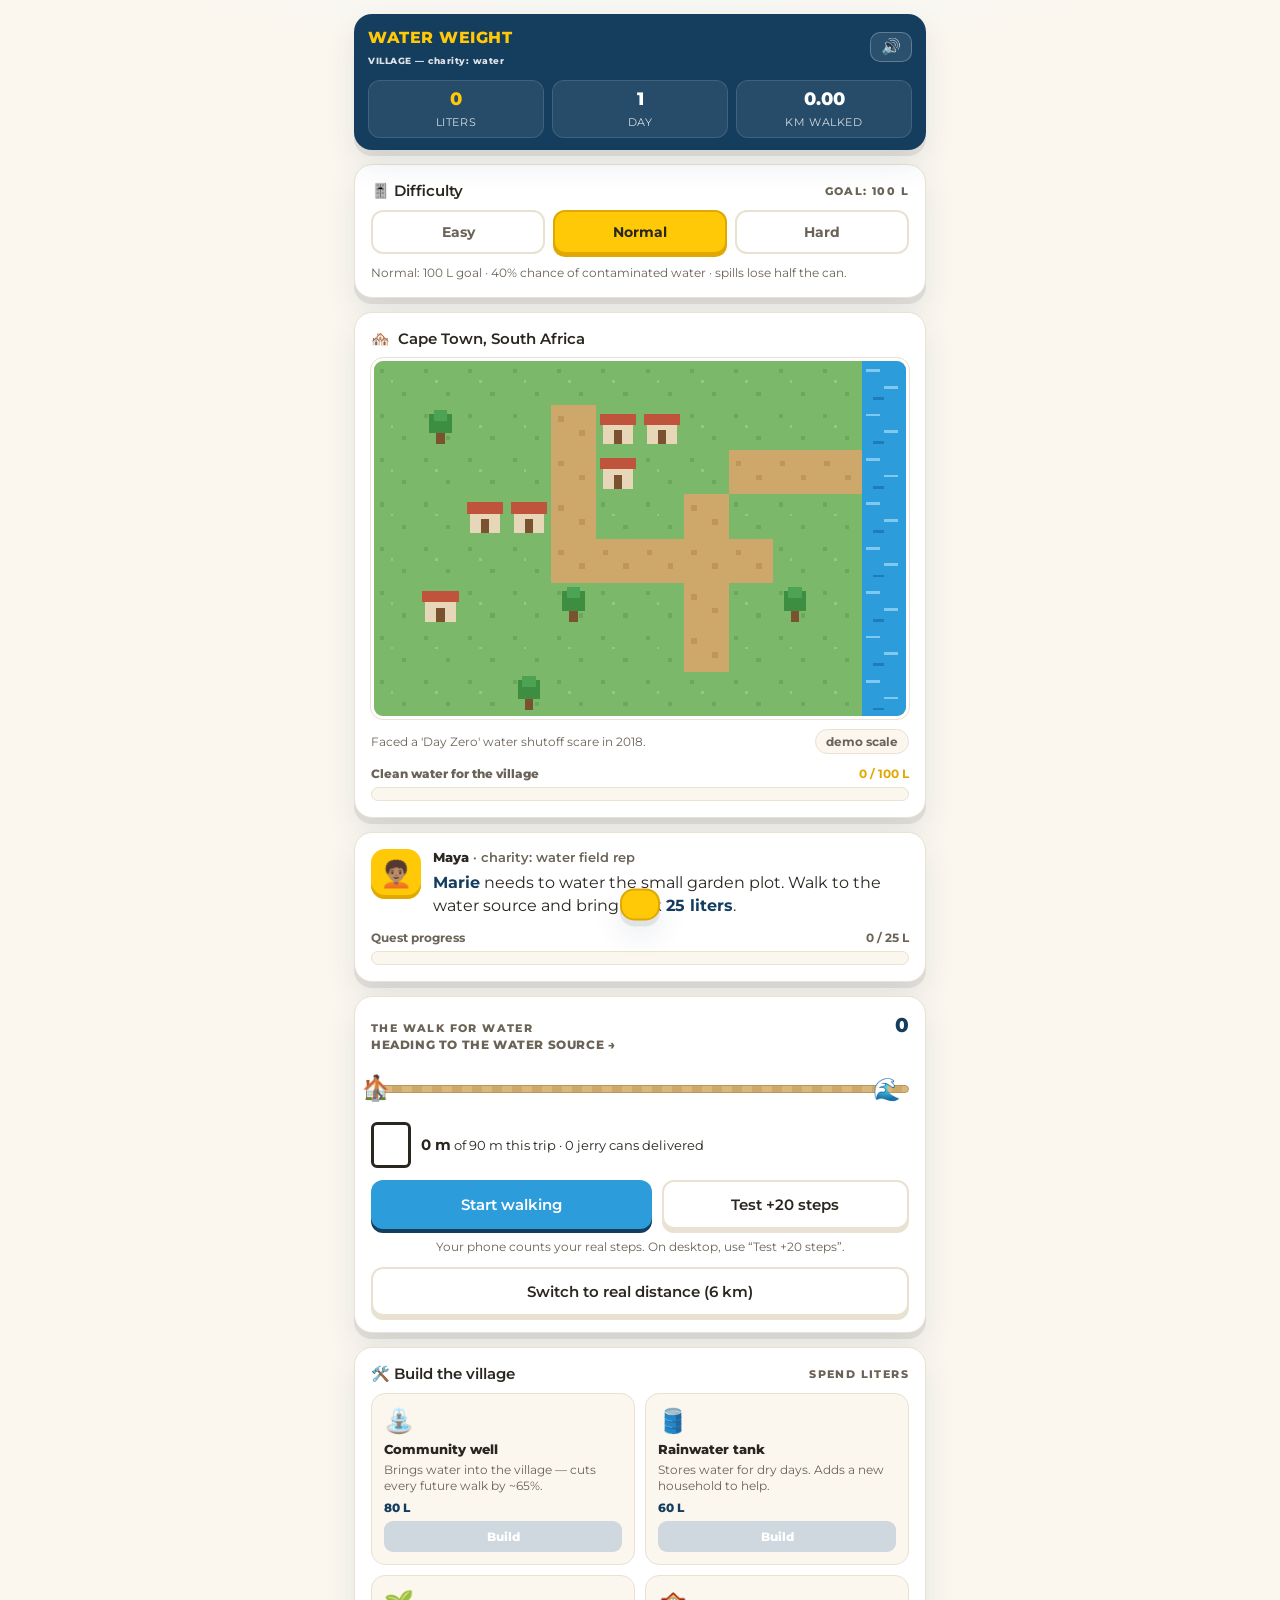
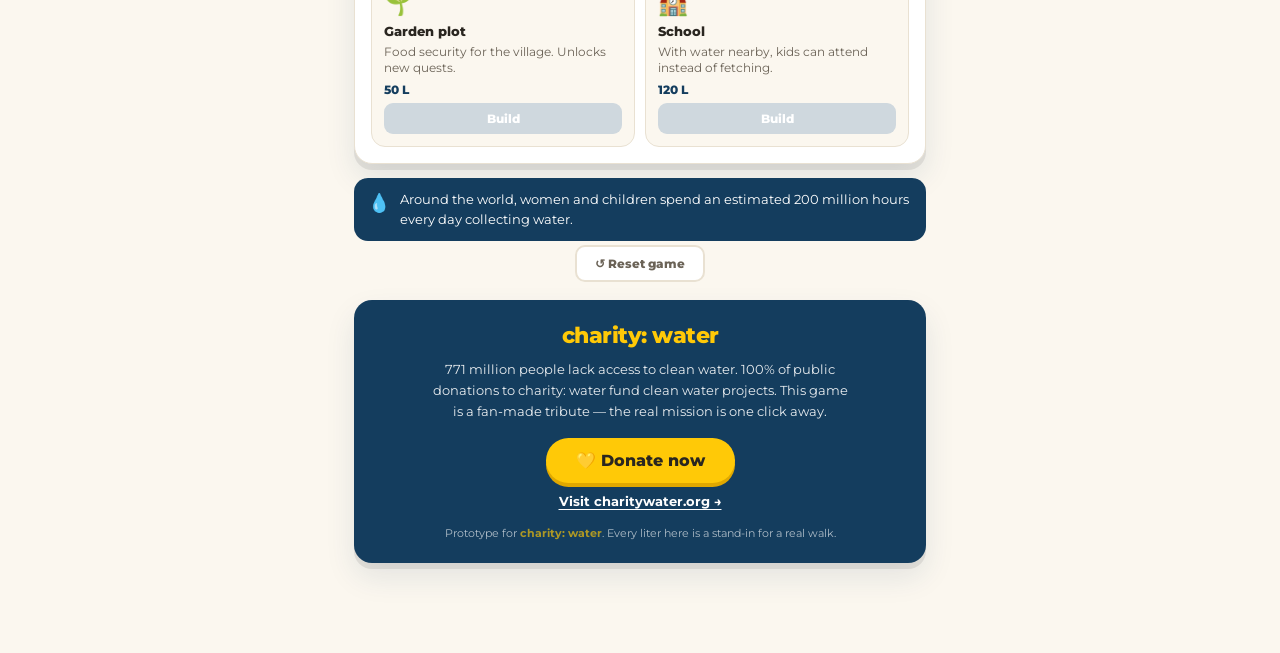
<file: index.html>
<!doctype html>
<html lang="en">
<head>
<meta charset="utf-8" />
<meta name="viewport" content="width=device-width, initial-scale=1, viewport-fit=cover" />
<title>Water Weight: Village</title>
<link rel="preconnect" href="https://fonts.googleapis.com">
<link rel="preconnect" href="https://fonts.gstatic.com" crossorigin>
<link href="https://fonts.googleapis.com/css2?family=Montserrat:wght@400;600;700;800&display=swap" rel="stylesheet">
<link rel="stylesheet" href="style.css">
<script src="script.js" defer></script>
</head>
<body>
<div class="wrap">

  <!-- HUD -->
  <div class="hud">
    <div class="hud-top">
      <div class="logo">WATER WEIGHT<small>VILLAGE — charity: water</small></div>
      <button class="mute" id="muteBtn" aria-pressed="false" title="Toggle sound">🔊</button>
    </div>
    <div class="hud-stats">
      <div class="stat liters"><div class="k" id="hudLiters">0</div><div class="l">Liters</div></div>
      <div class="stat"><div class="k" id="hudDay">1</div><div class="l">Day</div></div>
      <div class="stat"><div class="k" id="hudKm">0.0</div><div class="l">Km walked</div></div>
    </div>
  </div>

  <!-- DIFFICULTY -->
  <div class="card">
    <h2>🎚️ Difficulty <span class="eyebrow" style="margin-left:auto" id="diffNote">goal: 100 L</span></h2>
    <div class="diff-row">
      <button class="diff-btn" data-diff="easy">Easy</button>
      <button class="diff-btn active" data-diff="normal">Normal</button>
      <button class="diff-btn" data-diff="hard">Hard</button>
    </div>
    <div class="diff-desc" id="diffDesc">Normal: 100 L goal · 40% chance of contaminated water · spills lose half the can.</div>
  </div>

  <!-- MAP -->
  <div class="card">
    <h2>🏘️ <span id="cityName">—</span></h2>
    <div class="map-wrap">
      <canvas id="map" width="384" height="256" aria-label="Top-down view of the village"></canvas>
      <div id="dropLayer" aria-live="polite"></div>
    </div>
    <div class="map-cap">
      <span id="cityNote">Loading a community in a real water crisis…</span>
      <span class="pill" id="walkPill">6 km round trip</span>
    </div>
    <div class="goal">
      <div class="lbl"><span>Clean water for the village</span><b id="goalNums">0 / 100 L</b></div>
      <div class="bar"><i id="goalBar"></i></div>
    </div>
  </div>

  <!-- QUEST / NPC -->
  <div class="card">
    <div class="npc">
      <div class="avatar">🧑🏽‍🦱</div>
      <div class="speech">
        <div class="who">Maya <span>· charity: water field rep</span></div>
        <p class="quest-text" id="questText">…</p>
      </div>
    </div>
    <div class="progress">
      <div class="lbl"><span>Quest progress</span><span id="questNums">0 / 0 L</span></div>
      <div class="bar"><i id="questBar"></i></div>
    </div>
  </div>

  <!-- JOURNEY / PEDOMETER -->
  <div class="card">
    <div class="journey-head">
      <span class="eyebrow">The walk for water</span>
      <span class="big" id="stepCount">0</span>
    </div>
    <div class="leg" id="legLabel">Heading to the water source →</div>

    <div class="route">
      <div class="track"></div>
      <div class="home" title="Home">🏠</div>
      <div class="walker" id="walker" style="left:4px">🚶🏽</div>
      <div class="well" title="Water source">🌊</div>
    </div>

    <div class="jerry">
      <div class="can"><i id="canFill"></i></div>
      <div class="meta">
        <b id="tripMeters">0 m</b> of <span id="tripTarget">—</span> this trip ·
        <span id="tripsDone">0</span> jerry cans delivered
      </div>
    </div>

    <div class="hazard" id="hazard">
      <span style="font-size:20px">⚠️</span>
      <span class="h-txt" id="hazardText"></span>
      <button class="h-btn" id="hazardBtn">Treat water</button>
    </div>

    <div class="btn-row">
      <button class="btn" id="startBtn">Start walking</button>
      <button class="btn ghost" id="testBtn" style="flex:0 0 46%">Test +20 steps</button>
    </div>
    <div class="sensor-note" id="sensorNote">Your phone counts your real steps. On desktop, use “Test +20 steps”.</div>

    <div class="btn-row">
      <button class="btn ghost" id="scaleBtn">Switch to real distance (6 km)</button>
    </div>
  </div>

  <!-- BUILD -->
  <div class="card">
    <h2>🛠️ Build the village <span class="eyebrow" style="margin-left:auto">spend liters</span></h2>
    <div class="builds" id="builds"></div>
  </div>

  <!-- FACT -->
  <div class="fact" id="factBox">
    <span class="dot">💧</span>
    <span id="factText">Around the world, women and children spend an estimated 200 million hours every day collecting water.</span>
  </div>

  <div class="reset-row">
    <button class="reset-btn" id="resetBtn">↺ Reset game</button>
  </div>

  <!-- CHARITY: WATER FOOTER -->
  <footer class="cw-footer">
    <div class="cw-brand">charity: water</div>
    <p class="cw-copy">
      771 million people lack access to clean water. 100% of public donations to
      charity: water fund clean water projects. This game is a fan-made tribute —
      the real mission is one click away.
    </p>
    <div class="cw-links">
      <a class="cw-donate" href="https://www.charitywater.org/donate" target="_blank" rel="noopener">💛 Donate now</a>
      <a class="cw-site" href="https://www.charitywater.org" target="_blank" rel="noopener">Visit charitywater.org →</a>
    </div>
    <div class="cw-fine">Prototype for <b>charity: water</b>. Every liter here is a stand-in for a real walk.</div>
  </footer>
</div>

<div class="toast" id="toast"></div>

<canvas id="confetti"></canvas>
<div class="winwrap" id="winwrap">
  <div class="wincard">
    <div class="crown">🏆</div>
    <h3>The village has clean water!</h3>
    <p id="winSub">You delivered enough water to restore the community.</p>
    <div class="big-num" id="winNum">0 L carried home</div>
    <button class="btn yellow" id="playAgain">Play again</button>
  </div>
</div>
</body>
</html>
</file>
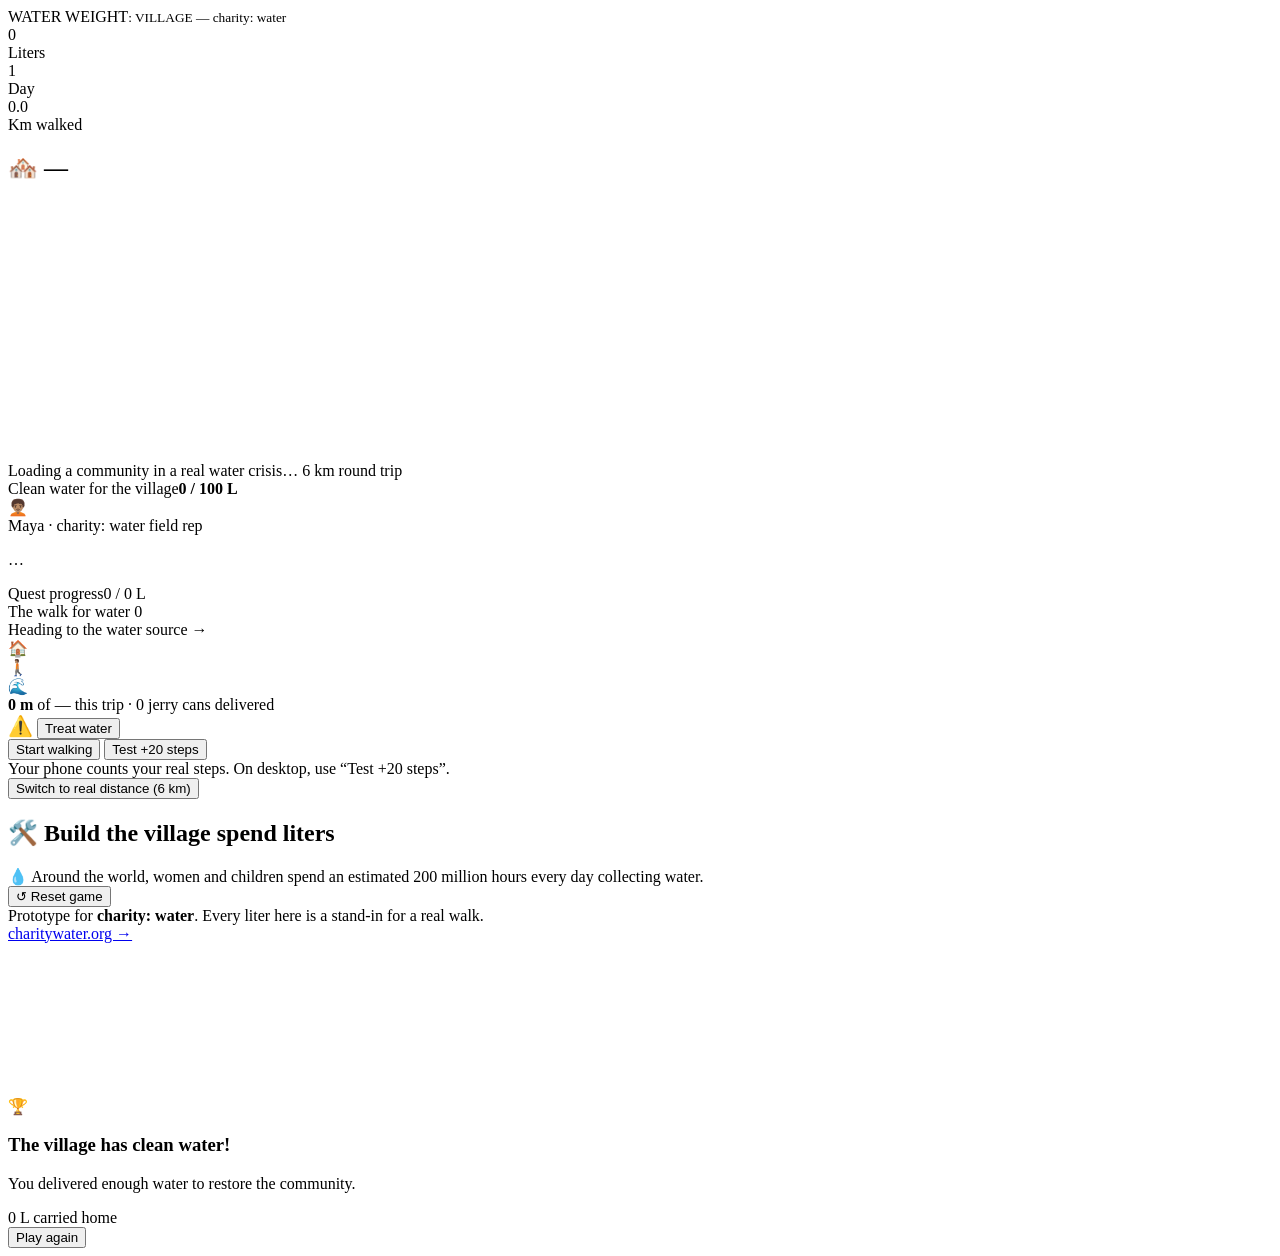
<file: game.html>
<!doctype html>
<html lang="en">
<head>
<meta charset="utf-8" />
<meta name="viewport" content="width=device-width, initial-scale=1, viewport-fit=cover" />
<title>Water Weight: Village</title>
<link rel="preconnect" href="https://fonts.googleapis.com">
<link rel="preconnect" href="https://fonts.gstatic.com" crossorigin>
<link href="https://fonts.googleapis.com/css2?family=Press+Start+2P&family=Fredoka:wght@500;600;700&family=Nunito:wght@400;600;700;800&display=swap" rel="stylesheet">
</head>
<body>
<div class="wrap">

  <!-- HUD -->
  <div class="hud">
    <div class="hud-top">
      <div class="logo">WATER WEIGHT<small>: VILLAGE — charity: water</small></div>
    </div>
    <div class="hud-stats">
      <div class="stat liters"><div class="k" id="hudLiters">0</div><div class="l">Liters</div></div>
      <div class="stat"><div class="k" id="hudDay">1</div><div class="l">Day</div></div>
      <div class="stat"><div class="k" id="hudKm">0.0</div><div class="l">Km walked</div></div>
    </div>
  </div>

  <!-- MAP -->
  <div class="card">
    <h2>🏘️ <span id="cityName">—</span></h2>
    <canvas id="map" width="384" height="256" aria-label="Top-down view of the village"></canvas>
    <div class="map-cap">
      <span id="cityNote">Loading a community in a real water crisis…</span>
      <span class="pill" id="walkPill">6 km round trip</span>
    </div>
    <div class="goal">
      <div class="lbl"><span>Clean water for the village</span><b id="goalNums">0 / 100 L</b></div>
      <div class="bar"><i id="goalBar"></i></div>
    </div>
  </div>

  <!-- QUEST / NPC -->
  <div class="card">
    <div class="npc">
      <div class="avatar">🧑🏽‍🦱</div>
      <div class="speech">
        <div class="who">Maya <span>· charity: water field rep</span></div>
        <p class="quest-text" id="questText">…</p>
      </div>
    </div>
    <div class="progress">
      <div class="lbl"><span>Quest progress</span><span id="questNums">0 / 0 L</span></div>
      <div class="bar"><i id="questBar"></i></div>
    </div>
  </div>

  <!-- JOURNEY / PEDOMETER -->
  <div class="card">
    <div class="journey-head">
      <span class="eyebrow">The walk for water</span>
      <span class="big" id="stepCount">0</span>
    </div>
    <div class="leg" id="legLabel">Heading to the water source →</div>

    <div class="route">
      <div class="track"></div>
      <div class="home" title="Home">🏠</div>
      <div class="walker" id="walker" style="left:4px">🚶🏽</div>
      <div class="well" title="Water source">🌊</div>
    </div>

    <div class="jerry">
      <div class="can"><i id="canFill"></i></div>
      <div class="meta">
        <b id="tripMeters">0 m</b> of <span id="tripTarget">—</span> this trip ·
        <span id="tripsDone">0</span> jerry cans delivered
      </div>
    </div>

    <div class="hazard" id="hazard">
      <span style="font-size:20px">⚠️</span>
      <span class="h-txt" id="hazardText"></span>
      <button class="h-btn" id="hazardBtn">Treat water</button>
    </div>

    <div class="btn-row">
      <button class="btn" id="startBtn">Start walking</button>
      <button class="btn ghost" id="testBtn" style="flex:0 0 46%">Test +20 steps</button>
    </div>
    <div class="sensor-note" id="sensorNote">Your phone counts your real steps. On desktop, use “Test +20 steps”.</div>

    <div class="btn-row">
      <button class="btn ghost" id="scaleBtn">Switch to real distance (6 km)</button>
    </div>
  </div>

  <!-- BUILD -->
  <div class="card">
    <h2>🛠️ Build the village <span class="eyebrow" style="margin-left:auto">spend liters</span></h2>
    <div class="builds" id="builds"></div>
  </div>

  <!-- FACT -->
  <div class="fact" id="factBox">
    <span class="dot">💧</span>
    <span id="factText">Around the world, women and children spend an estimated 200 million hours every day collecting water.</span>
  </div>

  <div class="reset-row">
    <button class="reset-btn" id="resetBtn">↺ Reset game</button>
  </div>

  <div class="foot">
    Prototype for <b>charity: water</b>. Every liter here is a stand-in for a real walk.
    <br><a href="https://www.charitywater.org" target="_blank" rel="noopener">charitywater.org →</a>
  </div>
</div>

<div class="toast" id="toast"></div>

<canvas id="confetti"></canvas>
<div class="winwrap" id="winwrap">
  <div class="wincard">
    <div class="crown">🏆</div>
    <h3>The village has clean water!</h3>
    <p id="winSub">You delivered enough water to restore the community.</p>
    <div class="big-num" id="winNum">0 L carried home</div>
    <button class="btn yellow" id="playAgain">Play again</button>
  </div>
</div>
</body>
</html>
</file>
<file: style.css>
:root{
    /* charity: water-inspired + earthen village palette */
    --cw-yellow:#FFC907;
    --cw-yellow-deep:#E0A800;
    --water:#2D9CDB;
    --water-deep:#143D5E;
    --grass:#6FAE5E;
    --path:#CDA86A;
    --cream:#FBF7EF;
    --paper:#FFFFFF;
    --ink:#2A2620;
    --ink-soft:#6B6357;
    --line:#E9E1D2;
    --good:#3FA34D;
    --shadow:0 6px 0 rgba(0,0,0,.08), 0 14px 30px rgba(20,61,94,.10);
  }
  *{box-sizing:border-box}
  html,body{margin:0}
  body{
    font-family:"Montserrat",system-ui,sans-serif;
    color:var(--ink);
    background:
      radial-gradient(1200px 500px at 50% -10%, #EAF6FF 0%, rgba(234,246,255,0) 60%),
      var(--cream);
    min-height:100dvh;
    -webkit-text-size-adjust:100%;
  }
  .wrap{max-width:560px;margin:0 auto;padding:14px 14px 90px;}

  /* ---------- HUD ---------- */
  .hud{
    position:sticky;top:0;z-index:20;
    background:var(--water-deep);
    color:#fff;border-radius:18px;
    padding:12px 14px;margin-bottom:14px;
    box-shadow:var(--shadow);
  }
  .hud-top{display:flex;align-items:center;gap:10px;}
  .logo{font-family:"Montserrat";font-weight:800;font-size:16px;line-height:1.5;letter-spacing:.5px;color:var(--cw-yellow);}
  .logo small{display:block;color:#fff;opacity:.85;font-size:9px;margin-top:4px;letter-spacing:.5px}
  .hud-stats{display:flex;gap:8px;margin-top:12px;}
  .stat{
    flex:1;background:rgba(255,255,255,.08);border:1px solid rgba(255,255,255,.12);
    border-radius:12px;padding:8px 10px;text-align:center;
  }
  .stat .k{font-family:"Montserrat";font-weight:800;font-size:18px;line-height:1.2;}
  .stat .l{font-size:11px;opacity:.8;margin-top:5px;text-transform:uppercase;letter-spacing:.6px}
  .stat.liters .k{color:var(--cw-yellow)}

  /* ---------- cards ---------- */
  .card{
    background:var(--paper);border:1px solid var(--line);
    border-radius:18px;padding:16px;margin-bottom:14px;box-shadow:var(--shadow);
  }
  .card h2{
    font-family:"Montserrat";font-weight:600;font-size:15px;margin:0 0 10px;
    display:flex;align-items:center;gap:8px;color:var(--ink);
  }
  .eyebrow{font-size:11px;letter-spacing:1.4px;text-transform:uppercase;color:var(--ink-soft);font-weight:800}

  /* ---------- map ---------- */
  #map{
    width:100%;height:auto;display:block;border-radius:12px;
    image-rendering:pixelated;image-rendering:crisp-edges;
    background:#bfe3a0;border:3px solid #fff;outline:1px solid var(--line);
  }
  .map-cap{display:flex;justify-content:space-between;align-items:center;margin-top:10px;font-size:12px;color:var(--ink-soft)}
  .pill{background:var(--cream);border:1px solid var(--line);border-radius:999px;padding:4px 10px;font-weight:700}

  /* ---------- quest / NPC ---------- */
  .npc{display:flex;gap:12px;align-items:flex-start}
  .avatar{
    width:50px;height:50px;flex:0 0 50px;border-radius:14px;
    background:var(--cw-yellow);display:grid;place-items:center;font-size:26px;
    box-shadow:inset 0 -4px 0 var(--cw-yellow-deep);
  }
  .speech{flex:1}
  .speech .who{font-weight:800;font-size:13px}
  .speech .who span{color:var(--ink-soft);font-weight:600}
  .quest-text{margin:6px 0 0;line-height:1.45}
  .quest-text b{color:var(--water-deep)}

  .progress{margin-top:12px}
  .bar{height:14px;background:var(--cream);border:1px solid var(--line);border-radius:999px;overflow:hidden}
  .bar > i{display:block;height:100%;width:0%;background:linear-gradient(90deg,var(--water),#5FBDF0);transition:width .35s ease}
  .progress .lbl{display:flex;justify-content:space-between;font-size:12px;font-weight:700;margin-bottom:6px;color:var(--ink-soft)}

  /* ---------- journey / pedometer ---------- */
  .journey-head{display:flex;justify-content:space-between;align-items:baseline;gap:8px}
  .journey-head .big{font-family:"Montserrat";font-weight:800;font-size:20px;color:var(--water-deep)}
  .leg{font-size:12px;font-weight:800;color:var(--ink-soft);text-transform:uppercase;letter-spacing:.6px}
  .leg.carry{color:var(--cw-yellow-deep)}
  .route{position:relative;height:46px;margin:14px 0 4px}
  .route .track{position:absolute;top:50%;left:0;right:0;height:8px;transform:translateY(-50%);
    background:repeating-linear-gradient(90deg,var(--path) 0 10px, #d8b87c 10px 20px);border-radius:999px;border:1px solid #b9965f}
  .route .home,.route .well{position:absolute;top:50%;transform:translate(-50%,-50%);font-size:22px}
  .route .home{left:4px}.route .well{right:-4px}
  .route .walker{position:absolute;top:50%;transform:translate(-50%,-60%);font-size:22px;transition:left .25s linear;z-index:2}
  .jerry{display:flex;align-items:center;gap:10px;margin-top:10px}
  .jerry .can{width:40px;height:46px;border:3px solid var(--ink);border-radius:6px;position:relative;background:#fff;overflow:hidden;flex:0 0 40px}
  .jerry .can > i{position:absolute;bottom:0;left:0;right:0;height:0%;background:linear-gradient(180deg,#5FBDF0,var(--water));transition:height .35s ease}
  .jerry .can::before{content:"";position:absolute;top:-7px;left:50%;transform:translateX(-50%);width:14px;height:7px;background:var(--ink);border-radius:3px 3px 0 0}
  .jerry .meta{font-size:13px;line-height:1.4}
  .jerry .meta b{font-size:15px}

  .btn{
    appearance:none;border:0;cursor:pointer;font-family:"Montserrat";font-weight:600;
    font-size:15px;border-radius:12px;padding:13px 16px;width:100%;
    background:var(--water);color:#fff;box-shadow:0 4px 0 var(--water-deep);
    transition:transform .05s ease, box-shadow .05s ease;
  }
  .btn:active{transform:translateY(3px);box-shadow:0 1px 0 var(--water-deep)}
  .btn.yellow{background:var(--cw-yellow);color:var(--ink);box-shadow:0 4px 0 var(--cw-yellow-deep)}
  .btn.ghost{background:#fff;color:var(--ink);border:2px solid var(--line);box-shadow:0 4px 0 var(--line)}
  .btn:disabled{opacity:.5;cursor:not-allowed}
  .btn:focus-visible{outline:3px solid var(--water-deep);outline-offset:2px}
  .btn-row{display:flex;gap:10px;margin-top:12px}
  .sensor-note{font-size:12px;color:var(--ink-soft);margin-top:10px;text-align:center;line-height:1.4}
  .sensor-note b{color:var(--good)}

  /* ---------- build / village ---------- */
  .builds{display:grid;grid-template-columns:1fr 1fr;gap:10px}
  .build{
    border:1px solid var(--line);border-radius:14px;padding:12px;background:var(--cream);
    display:flex;flex-direction:column;gap:6px;
  }
  .build .icon{font-size:24px}
  .build .name{font-weight:800;font-size:13px}
  .build .desc{font-size:11.5px;color:var(--ink-soft);line-height:1.35;flex:1}
  .build .cost{font-family:"Montserrat";font-weight:800;font-size:12px;color:var(--water-deep)}
  .build .mini{appearance:none;border:0;cursor:pointer;background:var(--water-deep);color:#fff;
    font-weight:800;font-family:"Montserrat";border-radius:9px;padding:8px;font-size:12px}
  .build .mini:disabled{background:#cfd8de;cursor:not-allowed}
  .build.done{background:#EAF7EA;border-color:#bfe3bf}
  .build.done .mini{background:var(--good)}

  /* ---------- fact ticker ---------- */
  .fact{
    background:var(--water-deep);color:#fff;border-radius:14px;padding:12px 14px;
    font-size:13px;line-height:1.5;display:flex;gap:10px;align-items:flex-start
  }
  .fact .dot{flex:0 0 auto;font-size:18px}
  .foot{text-align:center;font-size:11px;color:var(--ink-soft);margin-top:14px;line-height:1.5}
  .foot a{color:var(--water-deep);font-weight:800;text-decoration:none}

  /* ---------- celebration ---------- */
  .toast{
    position:fixed;left:50%;bottom:18px;transform:translateX(-50%) translateY(120%);
    background:var(--cw-yellow);color:var(--ink);font-weight:800;
    padding:14px 18px;border-radius:14px;box-shadow:var(--shadow);z-index:40;
    max-width:90vw;text-align:center;transition:transform .4s cubic-bezier(.2,1.3,.4,1);
    border:2px solid var(--cw-yellow-deep)
  }
  .toast.show{transform:translateX(-50%) translateY(0)}

  /* village goal */
  .goal{margin-top:12px}
  .goal .lbl{display:flex;justify-content:space-between;font-size:12px;font-weight:800;color:var(--ink-soft);margin-bottom:6px}
  .goal .lbl b{color:var(--cw-yellow-deep)}
  .goal .bar > i{display:block;height:100%;width:0%;background:linear-gradient(90deg,var(--cw-yellow),#FFE07A);transition:width .35s ease}
  .goal .bar{height:14px;background:var(--cream);border:1px solid var(--line);border-radius:999px;overflow:hidden}

  /* hazard / twist */
  .hazard{display:none;margin-top:14px;background:#FDECEA;border:1px solid #F3B6AE;border-radius:12px;padding:10px 12px;align-items:center;gap:10px}
  .hazard.show{display:flex}
  .hazard .h-txt{flex:1;font-size:12.5px;font-weight:700;color:#9A2A1E;line-height:1.35}
  .hazard .h-btn{appearance:none;border:0;cursor:pointer;background:var(--water);color:#fff;font-weight:800;
    font-family:"Montserrat";border-radius:9px;padding:9px 12px;font-size:12px;white-space:nowrap;box-shadow:0 3px 0 var(--water-deep)}
  .hazard .h-btn:active{transform:translateY(2px);box-shadow:0 1px 0 var(--water-deep)}

  /* reset */
  .reset-row{display:flex;justify-content:center;margin-top:4px}
  .reset-btn{appearance:none;border:2px solid var(--line);background:#fff;color:var(--ink-soft);
    font-weight:800;border-radius:10px;padding:9px 18px;cursor:pointer;font-size:12px;font-family:"Montserrat"}
  .reset-btn:hover{border-color:#d8b0aa;color:#9A2A1E}
  .reset-btn:focus-visible{outline:3px solid var(--water-deep);outline-offset:2px}

  /* win overlay + confetti */
  #confetti{position:fixed;inset:0;pointer-events:none;z-index:50;display:none}
  .winwrap{position:fixed;inset:0;background:rgba(20,61,94,.55);display:none;place-items:center;z-index:60;padding:20px}
  .winwrap.show{display:grid}
  .wincard{background:#fff;border-radius:20px;max-width:360px;width:100%;text-align:center;
    padding:26px 22px;box-shadow:var(--shadow);border:3px solid var(--cw-yellow)}
  .wincard .crown{font-size:46px}
  .wincard h3{font-family:"Montserrat";font-weight:700;font-size:22px;margin:8px 0 6px;color:var(--water-deep)}
  .wincard p{margin:0 0 6px;color:var(--ink-soft);line-height:1.5;font-size:14px}
  .wincard .big-num{font-family:"Montserrat";font-weight:800;font-size:18px;color:var(--cw-yellow-deep);margin:14px 0 18px;line-height:1.4}

  @media (min-width:620px){
    .wrap{max-width:600px}
  }
  @media (prefers-reduced-motion:reduce){
    *{transition:none !important}
  }
  /* ---------- mute toggle ---------- */
  .mute{
    margin-left:auto;appearance:none;border:1px solid rgba(255,255,255,.25);
    background:rgba(255,255,255,.1);border-radius:10px;cursor:pointer;
    font-size:16px;padding:6px 10px;line-height:1;
  }
  .mute:focus-visible{outline:3px solid var(--cw-yellow);outline-offset:2px}

  /* ---------- difficulty selector ---------- */
  .diff-row{display:flex;gap:8px}
  .diff-btn{
    flex:1;appearance:none;cursor:pointer;font-family:"Montserrat";font-weight:700;
    font-size:14px;padding:11px 0;border-radius:12px;border:2px solid var(--line);
    background:#fff;color:var(--ink-soft);transition:transform .05s ease;
  }
  .diff-btn:active{transform:translateY(2px)}
  .diff-btn.active{
    background:var(--cw-yellow);border-color:var(--cw-yellow-deep);
    color:var(--ink);box-shadow:0 3px 0 var(--cw-yellow-deep);
  }
  .diff-btn:focus-visible{outline:3px solid var(--water-deep);outline-offset:2px}
  .diff-desc{font-size:12px;color:var(--ink-soft);margin-top:10px;line-height:1.45}

  /* ---------- bonus drops over the map ---------- */
  .map-wrap{position:relative}
  #dropLayer{position:absolute;inset:0;pointer-events:none;overflow:hidden;border-radius:12px}
  .drop{
    position:absolute;pointer-events:auto;appearance:none;border:0;cursor:pointer;
    background:transparent;font-size:30px;line-height:1;padding:4px;
    filter:drop-shadow(0 3px 3px rgba(20,61,94,.4));
    animation:bob 1.2s ease-in-out infinite;
    transition:transform .2s ease, opacity .2s ease;
  }
  .drop:focus-visible{outline:3px solid var(--cw-yellow);outline-offset:2px;border-radius:8px}
  .drop.pop{transform:scale(1.9);opacity:0}
  .drop.gone{transform:scale(.3) translateY(10px);opacity:0}
  @keyframes bob{
    0%,100%{transform:translateY(0)}
    50%{transform:translateY(-6px)}
  }

  /* ---------- charity: water footer ---------- */
  .cw-footer{
    margin-top:18px;background:var(--water-deep);color:#fff;
    border-radius:18px;padding:22px 18px;text-align:center;box-shadow:var(--shadow);
  }
  .cw-brand{
    font-family:"Montserrat";font-weight:800;font-size:22px;letter-spacing:-.5px;
    color:var(--cw-yellow);text-transform:lowercase;
  }
  .cw-copy{font-size:13px;line-height:1.6;opacity:.9;max-width:420px;margin:10px auto 16px}
  .cw-links{display:flex;flex-direction:column;gap:10px;align-items:center}
  .cw-donate{
    display:inline-block;background:var(--cw-yellow);color:var(--ink);
    font-family:"Montserrat";font-weight:800;font-size:16px;text-decoration:none;
    padding:13px 30px;border-radius:999px;box-shadow:0 4px 0 var(--cw-yellow-deep);
    transition:transform .05s ease;
  }
  .cw-donate:active{transform:translateY(3px);box-shadow:0 1px 0 var(--cw-yellow-deep)}
  .cw-donate:focus-visible,.cw-site:focus-visible{outline:3px solid #fff;outline-offset:3px;border-radius:999px}
  .cw-site{color:#fff;font-weight:700;font-size:13px;text-decoration:underline;text-underline-offset:3px}
  .cw-fine{font-size:11px;opacity:.65;margin-top:16px;line-height:1.5}
  .cw-fine b{color:var(--cw-yellow)}
</file>
